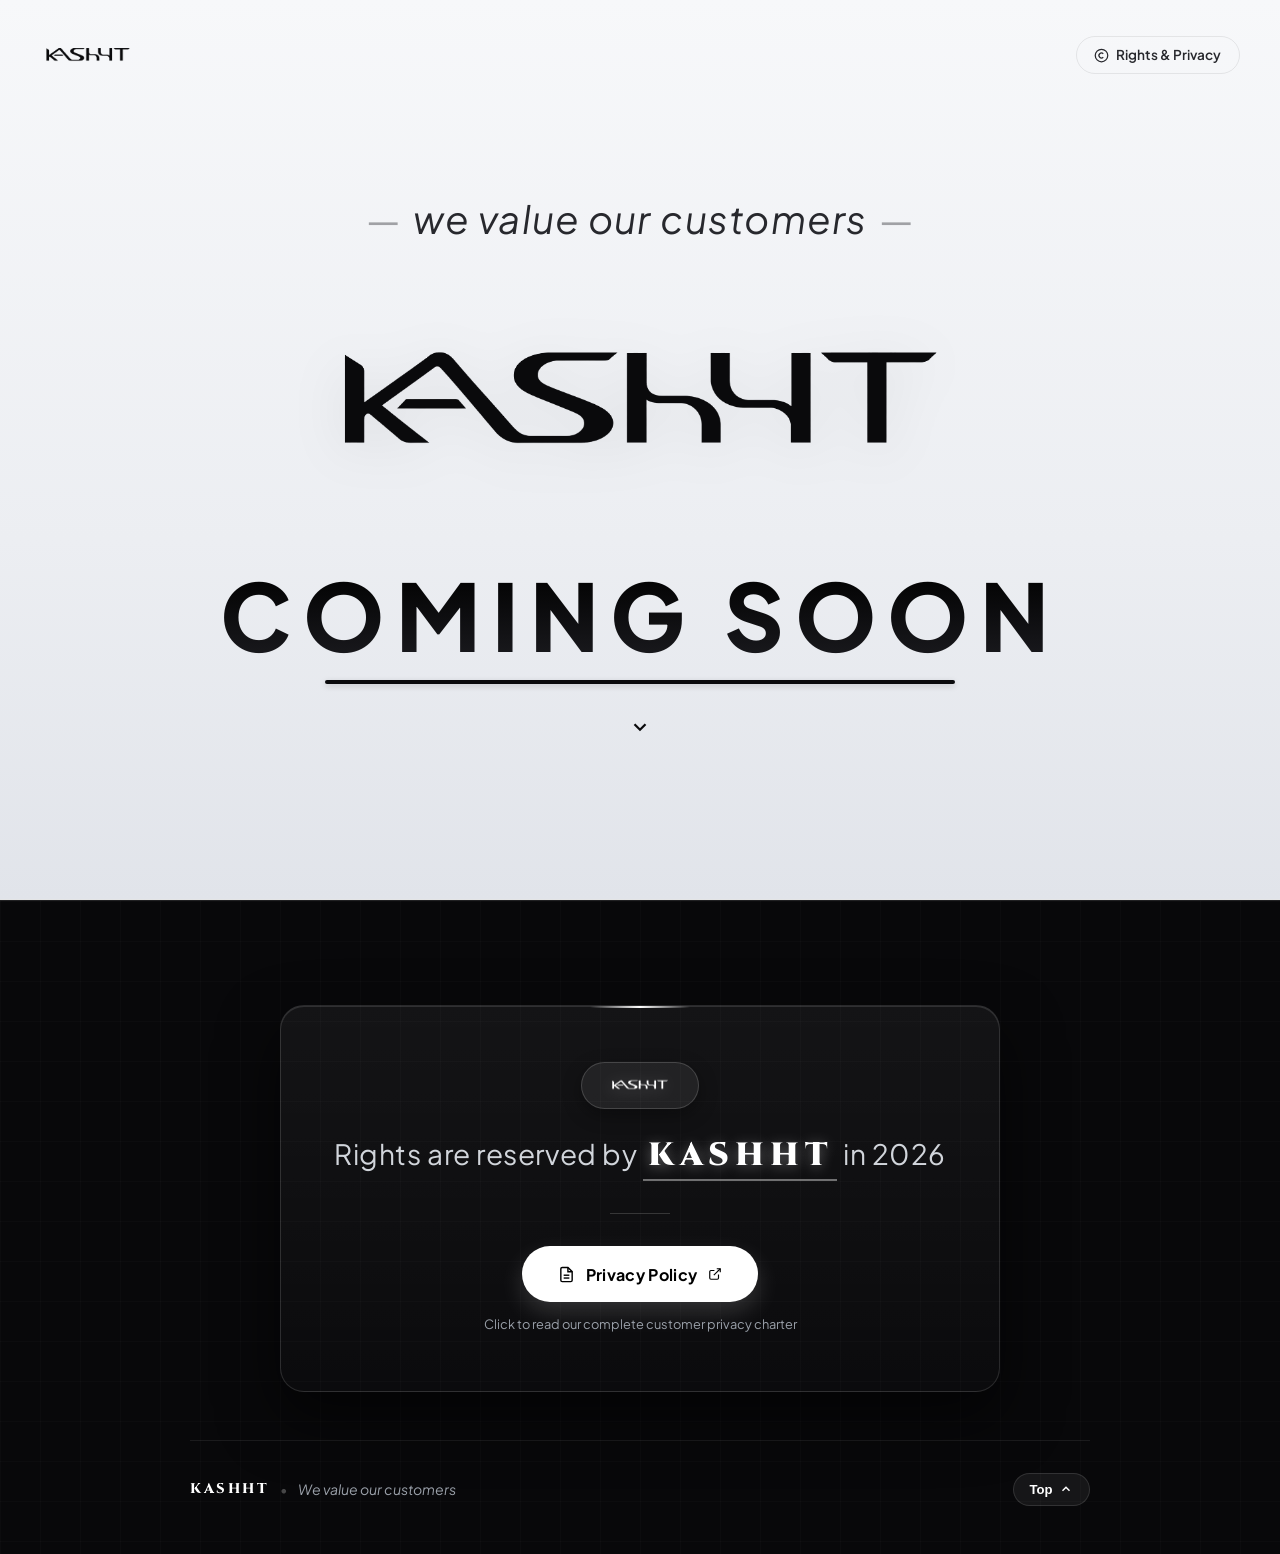
<file: index.html>
<!DOCTYPE html>
<html lang="en">

<head>
  <meta charset="UTF-8">
  <meta name="viewport" content="width=device-width, initial-scale=1.0">
  <title>KASHHT | Coming Soon</title>
  <meta name="description" content="KASHHT is coming soon. We value our customers. Rights reserved 2026.">

  <!-- Google Fonts for High-End Typography -->
  <link rel="preconnect" href="https://fonts.googleapis.com">
  <link rel="preconnect" href="https://fonts.gstatic.com" crossorigin>
  <link
    href="https://fonts.googleapis.com/css2?family=Cinzel:wght@600;700;800;900&family=Plus+Jakarta+Sans:ital,wght@0,300;0,400;0,500;0,600;0,700;0,800;1,400&family=Space+Grotesk:wght@500;700&display=swap"
    rel="stylesheet">

  <link rel="stylesheet" href="styles.css">
  <link rel="icon" type="image/png" href="assets/kashht-k-mark-black.png">
</head>

<body>
  <!-- Ambient background glow elements -->
  <div class="ambient-mesh" aria-hidden="true">
    <div class="mesh-blob blob-1"></div>
    <div class="mesh-blob blob-2"></div>
  </div>

  <!-- MAIN COMING SOON HERO SECTION (Greyish-White Background & Black Typography) -->
  <main class="hero-section" id="hero">
    <!-- Top Navigation Bar -->
    <header class="navbar">
      <div class="brand-monogram">
        <a href="#hero" class="brand-logo-link" aria-label="KASHHT Home">
          <img src="assets/kashht-logo-black.png" alt="KASHHT Logo" class="nav-logo-img">
        </a>
      </div>
      <div class="header-badges">
        <a href="#rights-section" class="nav-legal-link">
          <svg width="15" height="15" viewBox="0 0 24 24" fill="none" stroke="currentColor" stroke-width="2">
            <circle cx="12" cy="12" r="10" />
            <path d="M14.83 14.83a4 4 0 1 1 0-5.66" />
          </svg>
          Rights &amp; Privacy
        </a>
      </div>
    </header>

    <div class="hero-container">
      <!-- EXACT REQUIRED THREE-LINE SEQUENCE -->
      <div class="headline-stack">
        <!-- 1. "we value our customers" in next line / top phrase -->
        <p class="tagline-phrase">we value our customers</p>

        <!-- 2. KASHHT wordmark logo in big size -->
        <h1 class="brand-title-wrap" id="brand-heading">
          <img src="assets/kashht-logo-black.png" alt="KASHHT" class="hero-brand-logo">
        </h1>

        <!-- 3. COMING SOON in bold and big letters -->
        <h2 class="coming-soon-heading">COMING SOON</h2>
      </div>

      <!-- Scroll Down Indicator to the Rights Section -->
      <svg class="chevron-down" width="22" height="22" viewBox="0 0 24 24" fill="none" stroke="currentColor"
        stroke-width="2.5">
        <polyline points="6 9 12 15 18 9"></polyline>
      </svg>
      </a>
    </div>
  </main>

  <!-- LOWER SECTION: BLACK BACKGROUND (Rights Reserved & Click-to-Read Privacy Policy) -->
  <footer class="rights-section" id="rights-section">
    <!-- Dark Grid Texture -->
    <div class="dark-grid-overlay" aria-hidden="true"></div>

    <div class="rights-container">
      <!-- Luxury Rights & Privacy Experience Card -->
      <div class="luxury-rights-card">
        <!-- Brand Logo Crest in White -->
        <div class="luxury-emblem-wide">
          <img src="assets/kashht-logo-white.png" alt="KASHHT" class="rights-emblem-logo">
        </div>

        <!-- The Rights Statement (Prominent, Capitalized, Elegant) -->
        <p class="luxury-rights-statement">
          Rights are reserved by <span class="brand-accent-name">KASHHT</span> in 2026
        </p>

        <!-- Divider Line -->
        <div class="luxury-divider" aria-hidden="true"></div>

        <!-- Privacy Policy Link (Opens in New Page) -->
        <div class="luxury-privacy-action">
          <a href="privacy-policy.html" target="_blank" rel="noopener noreferrer" class="luxury-privacy-btn"
            id="privacyPolicyLink" aria-label="Open Privacy Policy in a new tab">
            <svg class="doc-icon" width="17" height="17" viewBox="0 0 24 24" fill="none" stroke="currentColor"
              stroke-width="2">
              <path d="M14 2H6a2 2 0 0 0-2 2v16a2 2 0 0 0 2 2h12a2 2 0 0 0 2-2V8z" />
              <polyline points="14 2 14 8 20 8" />
              <line x1="16" y1="13" x2="8" y2="13" />
              <line x1="16" y1="17" x2="8" y2="17" />
            </svg>
            <span>Privacy Policy</span>
            <svg class="external-arrow" width="14" height="14" viewBox="0 0 24 24" fill="none" stroke="currentColor"
              stroke-width="2">
              <path d="M18 13v6a2 2 0 0 1-2 2H5a2 2 0 0 1-2-2V8a2 2 0 0 1 2-2h6"></path>
              <polyline points="15 3 21 3 21 9"></polyline>
              <line x1="10" y1="14" x2="21" y2="3"></line>
            </svg>
          </a>
          <span class="action-subtext">Click to read our complete customer privacy charter</span>
        </div>
      </div>

      <!-- Minimal Bottom Brand Strip & Return to Top -->
      <div class="luxury-footer-strip">
        <div class="footer-brand-tag">
          <span class="tag-name">KASHHT</span>
          <span class="tag-sep">•</span>
          <span class="tag-quote">We value our customers</span>
        </div>
        <button type="button" id="backToTopBtn" class="strip-top-btn" aria-label="Back to top">
          <span>Top</span>
          <svg width="14" height="14" viewBox="0 0 24 24" fill="none" stroke="currentColor" stroke-width="2.5">
            <polyline points="18 15 12 9 6 15" />
          </svg>
        </button>
      </div>
    </div>
  </footer>

  <script src="script.js"></script>
</body>

</html>
</file>
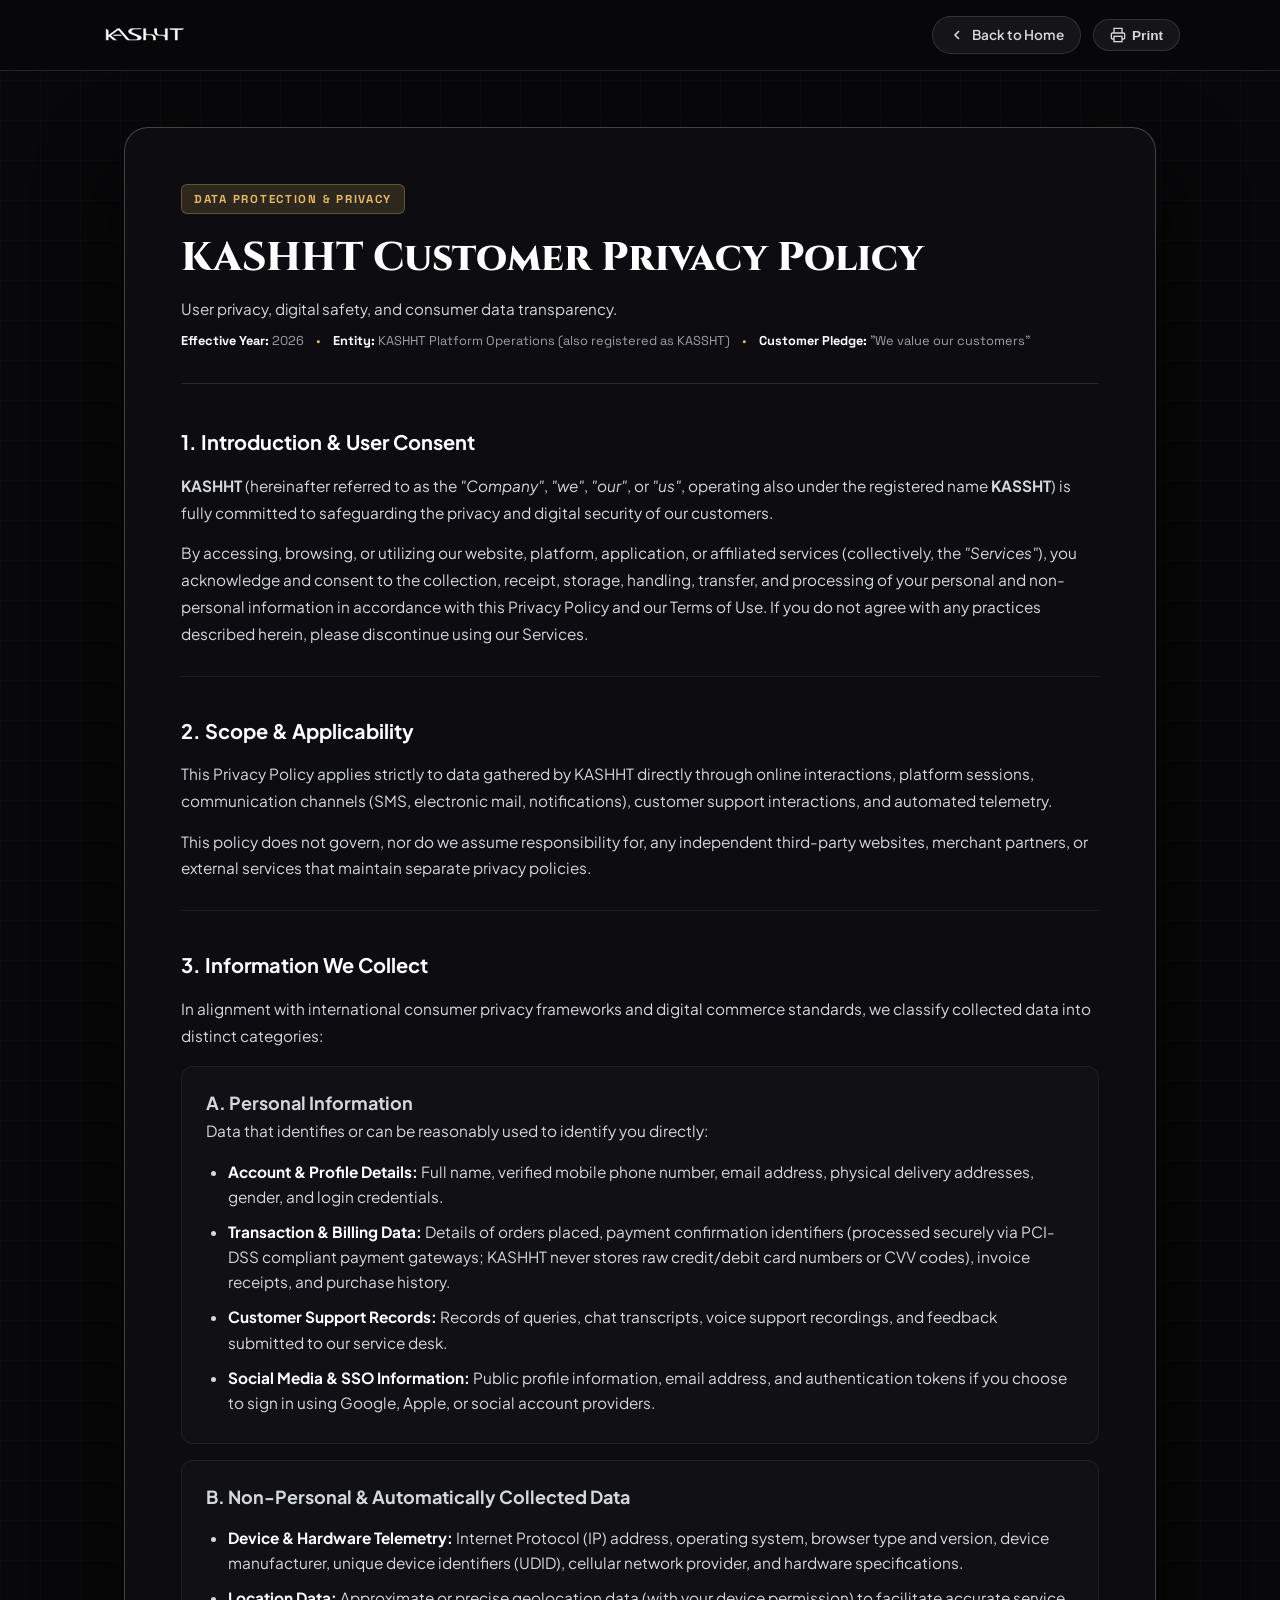
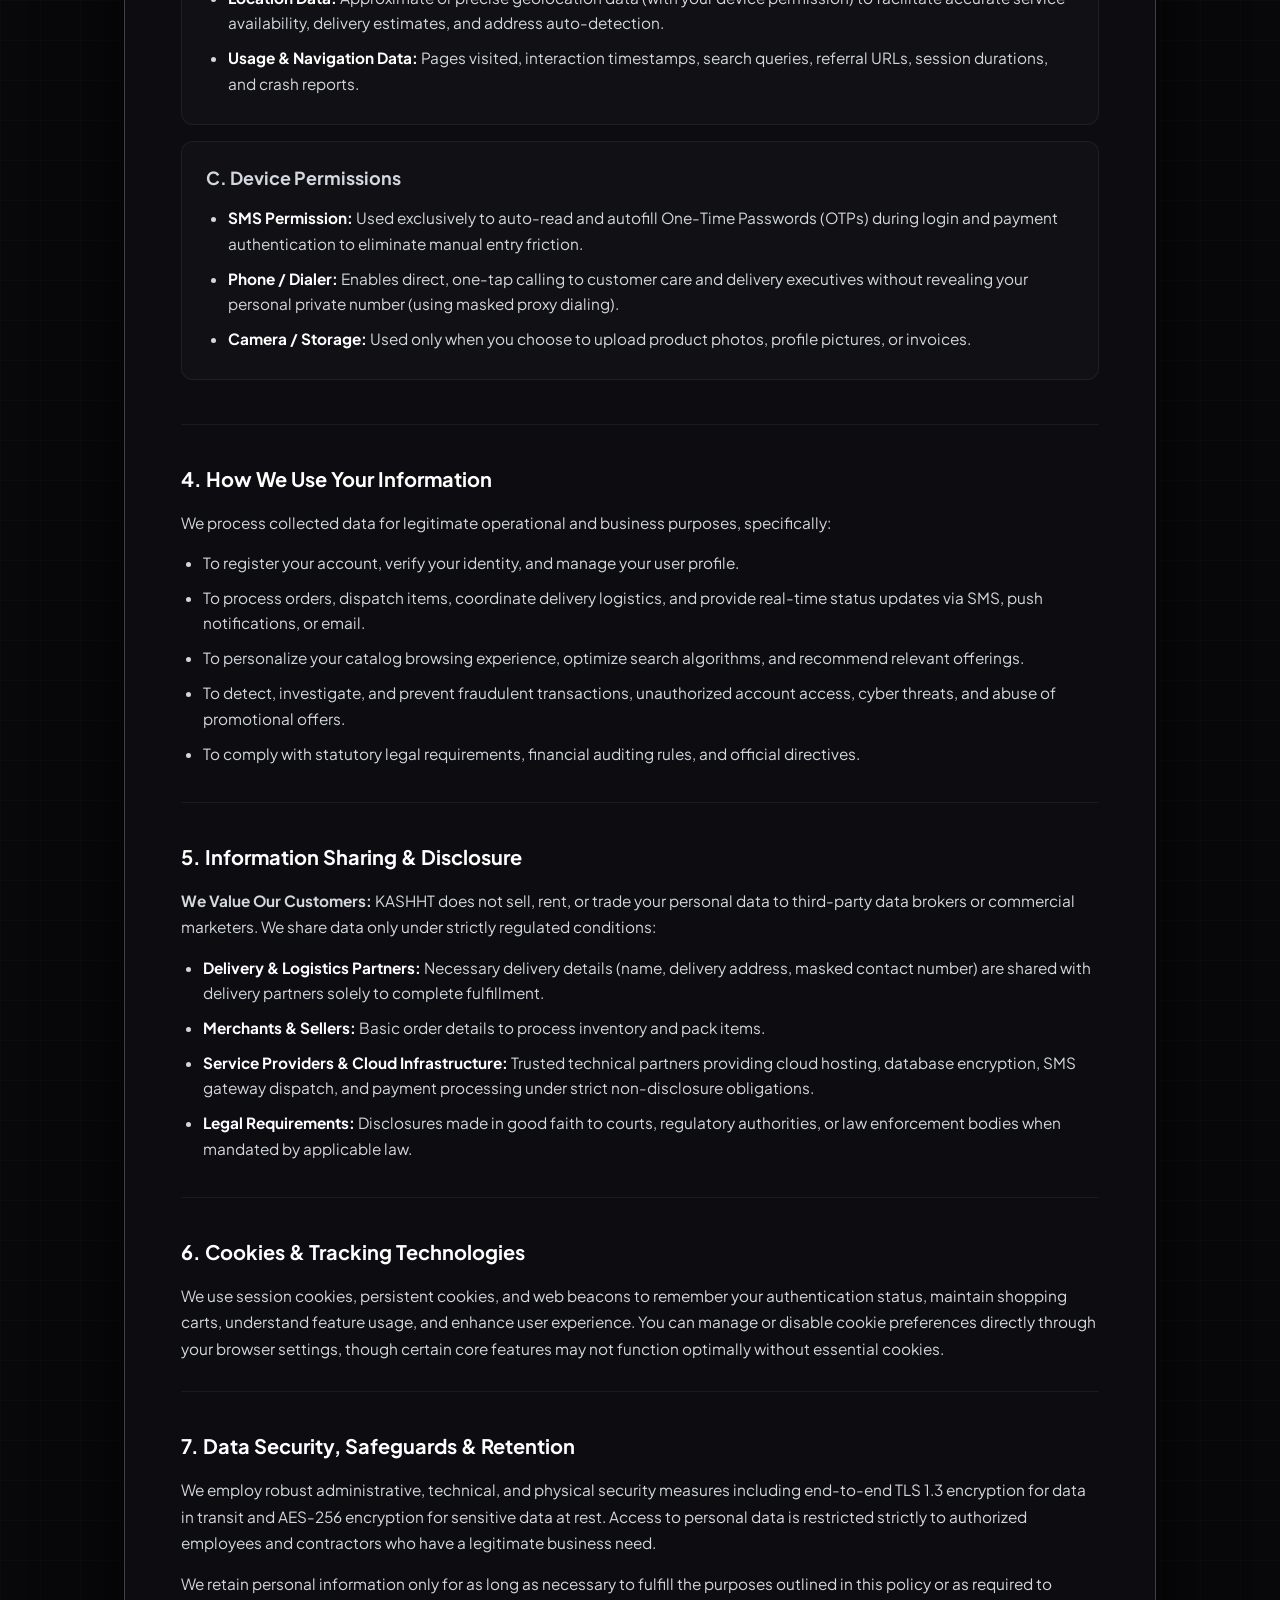
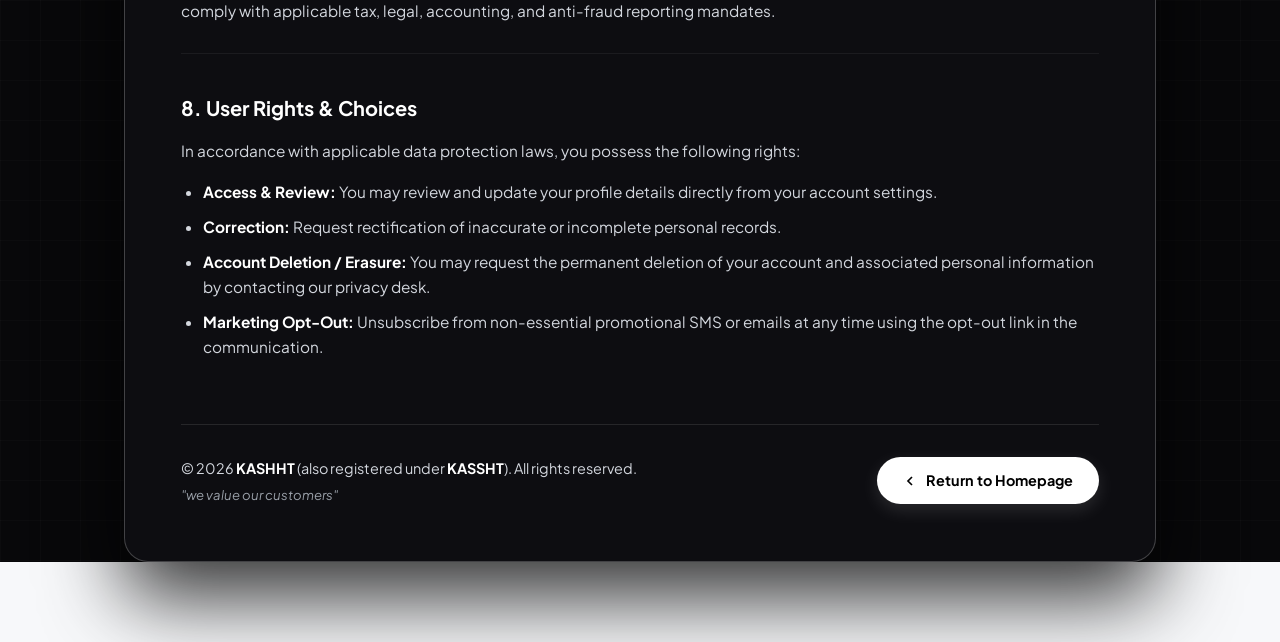
<file: privacy-policy.html>
<!DOCTYPE html>
<html lang="en">
<head>
  <meta charset="UTF-8">
  <meta name="viewport" content="width=device-width, initial-scale=1.0">
  <title>KASHHT | Privacy Policy</title>
  <meta name="description" content="Privacy Policy and Data Protection Charter for KASHHT. We value our customers.">
  
  <!-- Google Fonts -->
  <link rel="preconnect" href="https://fonts.googleapis.com">
  <link rel="preconnect" href="https://fonts.gstatic.com" crossorigin>
  <link href="https://fonts.googleapis.com/css2?family=Cinzel:wght@600;700;800;900&family=Plus+Jakarta+Sans:ital,wght@0,300;0,400;0,500;0,600;0,700;0,800;1,400&family=Space+Grotesk:wght@500;700&display=swap" rel="stylesheet">
  
  <link rel="stylesheet" href="styles.css">
  <link rel="icon" type="image/svg+xml" href="data:image/svg+xml,<svg xmlns='http://www.w3.org/2000/svg' viewBox='0 0 100 100'><rect width='100' height='100' rx='20' fill='%23111111'/><text x='50%' y='62%' font-family='sans-serif' font-weight='900' font-size='56' fill='%23ffffff' text-anchor='middle'>K</text></svg>">
</head>
<body class="privacy-page-body">
  <!-- Subtle Dark Grid Overlay -->
  <div class="dark-grid-overlay" aria-hidden="true"></div>

  <!-- Top Navigation Bar -->
  <header class="privacy-navbar">
    <div class="privacy-nav-container">
      <a href="index.html" class="brand-monogram-link" aria-label="KASHHT Home">
        <img src="assets/kashht-logo-white.png" alt="KASHHT" class="privacy-nav-logo">
      </a>
      <div class="nav-right-actions">
        <a href="index.html" class="back-home-link">
          <svg width="16" height="16" viewBox="0 0 24 24" fill="none" stroke="currentColor" stroke-width="2.5"><polyline points="15 18 9 12 15 6"></polyline></svg>
          <span>Back to Home</span>
        </a>
        <button type="button" class="print-page-btn" onclick="window.print()">
          <svg width="16" height="16" viewBox="0 0 24 24" fill="none" stroke="currentColor" stroke-width="2"><polyline points="6 9 6 2 18 2 18 9"/><path d="M6 18H4a2 2 0 0 1-2-2v-5a2 2 0 0 1 2-2h16a2 2 0 0 1 2 2v5a2 2 0 0 1-2 2h-2"/><rect x="6" y="14" width="12" height="8"/></svg>
          <span>Print</span>
        </button>
      </div>
    </div>
  </header>

  <!-- Main Document Container -->
  <main class="privacy-main-wrapper">
    <div class="policy-standalone-card">
      <!-- Document Header -->
      <div class="policy-doc-header">
        <div class="doc-title-block">
          <span class="policy-source-badge">DATA PROTECTION &amp; PRIVACY</span>
          <h1 class="doc-main-title">KASHHT Customer Privacy Policy</h1>
          <p class="doc-subtitle">User privacy, digital safety, and consumer data transparency.</p>
          <div class="doc-meta-strip">
            <span><strong>Effective Year:</strong> 2026</span>
            <span class="meta-dot">•</span>
            <span><strong>Entity:</strong> KASHHT Platform Operations (also registered as KASSHT)</span>
            <span class="meta-dot">•</span>
            <span><strong>Customer Pledge:</strong> "We value our customers"</span>
          </div>
        </div>
      </div>

      <!-- Policy Content Body (Sections 1 through 8; Section 9 Grievance Officer Removed) -->
      <div class="policy-doc-body">
        <!-- 1. Introduction & Acceptance -->
        <section class="policy-section">
          <h2 class="section-heading">1. Introduction &amp; User Consent</h2>
          <p>
            <strong>KASHHT</strong> (hereinafter referred to as the <em>"Company"</em>, <em>"we"</em>, <em>"our"</em>, or <em>"us"</em>, operating also under the registered name <strong>KASSHT</strong>) is fully committed to safeguarding the privacy and digital security of our customers.
          </p>
          <p>
            By accessing, browsing, or utilizing our website, platform, application, or affiliated services (collectively, the <em>"Services"</em>), you acknowledge and consent to the collection, receipt, storage, handling, transfer, and processing of your personal and non-personal information in accordance with this Privacy Policy and our Terms of Use. If you do not agree with any practices described herein, please discontinue using our Services.
          </p>
        </section>

        <!-- 2. Scope & Applicability -->
        <section class="policy-section">
          <h2 class="section-heading">2. Scope &amp; Applicability</h2>
          <p>
            This Privacy Policy applies strictly to data gathered by KASHHT directly through online interactions, platform sessions, communication channels (SMS, electronic mail, notifications), customer support interactions, and automated telemetry.
          </p>
          <p>
            This policy does not govern, nor do we assume responsibility for, any independent third-party websites, merchant partners, or external services that maintain separate privacy policies.
          </p>
        </section>

        <!-- 3. Information We Collect -->
        <section class="policy-section">
          <h2 class="section-heading">3. Information We Collect</h2>
          <p>
            In alignment with international consumer privacy frameworks and digital commerce standards, we classify collected data into distinct categories:
          </p>
          
          <div class="policy-subsection">
            <h3>A. Personal Information</h3>
            <p>Data that identifies or can be reasonably used to identify you directly:</p>
            <ul class="policy-bullet-list">
              <li><strong>Account &amp; Profile Details:</strong> Full name, verified mobile phone number, email address, physical delivery addresses, gender, and login credentials.</li>
              <li><strong>Transaction &amp; Billing Data:</strong> Details of orders placed, payment confirmation identifiers (processed securely via PCI-DSS compliant payment gateways; KASHHT never stores raw credit/debit card numbers or CVV codes), invoice receipts, and purchase history.</li>
              <li><strong>Customer Support Records:</strong> Records of queries, chat transcripts, voice support recordings, and feedback submitted to our service desk.</li>
              <li><strong>Social Media &amp; SSO Information:</strong> Public profile information, email address, and authentication tokens if you choose to sign in using Google, Apple, or social account providers.</li>
            </ul>
          </div>

          <div class="policy-subsection">
            <h3>B. Non-Personal &amp; Automatically Collected Data</h3>
            <ul class="policy-bullet-list">
              <li><strong>Device &amp; Hardware Telemetry:</strong> Internet Protocol (IP) address, operating system, browser type and version, device manufacturer, unique device identifiers (UDID), cellular network provider, and hardware specifications.</li>
              <li><strong>Location Data:</strong> Approximate or precise geolocation data (with your device permission) to facilitate accurate service availability, delivery estimates, and address auto-detection.</li>
              <li><strong>Usage &amp; Navigation Data:</strong> Pages visited, interaction timestamps, search queries, referral URLs, session durations, and crash reports.</li>
            </ul>
          </div>

          <div class="policy-subsection">
            <h3>C. Device Permissions</h3>
            <ul class="policy-bullet-list">
              <li><strong>SMS Permission:</strong> Used exclusively to auto-read and autofill One-Time Passwords (OTPs) during login and payment authentication to eliminate manual entry friction.</li>
              <li><strong>Phone / Dialer:</strong> Enables direct, one-tap calling to customer care and delivery executives without revealing your personal private number (using masked proxy dialing).</li>
              <li><strong>Camera / Storage:</strong> Used only when you choose to upload product photos, profile pictures, or invoices.</li>
            </ul>
          </div>
        </section>

        <!-- 4. How We Use Collected Information -->
        <section class="policy-section">
          <h2 class="section-heading">4. How We Use Your Information</h2>
          <p>We process collected data for legitimate operational and business purposes, specifically:</p>
          <ul class="policy-bullet-list">
            <li>To register your account, verify your identity, and manage your user profile.</li>
            <li>To process orders, dispatch items, coordinate delivery logistics, and provide real-time status updates via SMS, push notifications, or email.</li>
            <li>To personalize your catalog browsing experience, optimize search algorithms, and recommend relevant offerings.</li>
            <li>To detect, investigate, and prevent fraudulent transactions, unauthorized account access, cyber threats, and abuse of promotional offers.</li>
            <li>To comply with statutory legal requirements, financial auditing rules, and official directives.</li>
          </ul>
        </section>

        <!-- 5. Information Sharing and Disclosure -->
        <section class="policy-section">
          <h2 class="section-heading">5. Information Sharing &amp; Disclosure</h2>
          <p>
            <strong>We Value Our Customers:</strong> KASHHT does not sell, rent, or trade your personal data to third-party data brokers or commercial marketers. We share data only under strictly regulated conditions:
          </p>
          <ul class="policy-bullet-list">
            <li><strong>Delivery &amp; Logistics Partners:</strong> Necessary delivery details (name, delivery address, masked contact number) are shared with delivery partners solely to complete fulfillment.</li>
            <li><strong>Merchants &amp; Sellers:</strong> Basic order details to process inventory and pack items.</li>
            <li><strong>Service Providers &amp; Cloud Infrastructure:</strong> Trusted technical partners providing cloud hosting, database encryption, SMS gateway dispatch, and payment processing under strict non-disclosure obligations.</li>
            <li><strong>Legal Requirements:</strong> Disclosures made in good faith to courts, regulatory authorities, or law enforcement bodies when mandated by applicable law.</li>
          </ul>
        </section>

        <!-- 6. Cookies and Tracking Technologies -->
        <section class="policy-section">
          <h2 class="section-heading">6. Cookies &amp; Tracking Technologies</h2>
          <p>
            We use session cookies, persistent cookies, and web beacons to remember your authentication status, maintain shopping carts, understand feature usage, and enhance user experience. You can manage or disable cookie preferences directly through your browser settings, though certain core features may not function optimally without essential cookies.
          </p>
        </section>

        <!-- 7. Data Security, Safeguards & Retention -->
        <section class="policy-section">
          <h2 class="section-heading">7. Data Security, Safeguards &amp; Retention</h2>
          <p>
            We employ robust administrative, technical, and physical security measures including end-to-end TLS 1.3 encryption for data in transit and AES-256 encryption for sensitive data at rest. Access to personal data is restricted strictly to authorized employees and contractors who have a legitimate business need.
          </p>
          <p>
            We retain personal information only for as long as necessary to fulfill the purposes outlined in this policy or as required to comply with applicable tax, legal, accounting, and anti-fraud reporting mandates.
          </p>
        </section>

        <!-- 8. User Rights and Choices -->
        <section class="policy-section">
          <h2 class="section-heading">8. User Rights &amp; Choices</h2>
          <p>In accordance with applicable data protection laws, you possess the following rights:</p>
          <ul class="policy-bullet-list">
            <li><strong>Access &amp; Review:</strong> You may review and update your profile details directly from your account settings.</li>
            <li><strong>Correction:</strong> Request rectification of inaccurate or incomplete personal records.</li>
            <li><strong>Account Deletion / Erasure:</strong> You may request the permanent deletion of your account and associated personal information by contacting our privacy desk.</li>
            <li><strong>Marketing Opt-Out:</strong> Unsubscribe from non-essential promotional SMS or emails at any time using the opt-out link in the communication.</li>
          </ul>
        </section>
      </div>

      <!-- Document Footer Strip -->
      <div class="policy-standalone-footer">
        <div class="footer-copy">
          <p>© 2026 <strong>KASHHT</strong> (also registered under <strong>KASSHT</strong>). All rights reserved.</p>
          <p class="tagline">"we value our customers"</p>
        </div>
        <a href="index.html" class="return-home-btn">
          <svg width="16" height="16" viewBox="0 0 24 24" fill="none" stroke="currentColor" stroke-width="2.5"><polyline points="15 18 9 12 15 6"></polyline></svg>
          <span>Return to Homepage</span>
        </a>
      </div>
    </div>
  </main>
</body>
</html>
</file>
<file: styles.css>
/* ==========================================================================
   KASHHT - Modern Luxury Coming Soon & Rights / Blinkit-Standard Policy
   Color System:
   - Upper Zone: Refined Greyish-White with High-Contrast Deep Black Typography
   - Lower Zone: Deep Obsidian Black with Rights Reserved & Click-to-Read Privacy Policy
   ========================================================================== */

:root {
  /* Zone 1: Greyish White Canvas */
  --bg-greyish-top: #f7f8fa;
  --bg-greyish-mid: #eceef2;
  --bg-greyish-bottom: #e1e4ea;
  --text-black-deep: #0a0a0c;
  --text-black-sub: #27282d;
  --text-black-muted: #5c5e69;
  --border-subtle: rgba(0, 0, 0, 0.08);
  --border-hover: rgba(0, 0, 0, 0.25);

  /* Zone 2: Obsidian Black Canvas */
  --bg-black-obsidian: #08080a;
  --bg-black-card: #111115;
  --bg-black-card-hover: #16161c;
  --bg-black-inner: #0d0d10;
  --border-dark: rgba(255, 255, 255, 0.12);
  --border-dark-strong: rgba(255, 255, 255, 0.22);
  --text-white-pure: #ffffff;
  --text-white-soft: #d3d7de;
  --text-white-dim: #9aa0a9;
  --accent-gold: #e5b869;

  /* Typography */
  --font-serif: 'Cinzel', Georgia, serif;
  --font-sans: 'Plus Jakarta Sans', -apple-system, BlinkMacSystemFont, sans-serif;
  --font-mono: 'Space Grotesk', monospace;

  /* Transitions */
  --trans-smooth: all 0.35s cubic-bezier(0.16, 1, 0.3, 1);
  --trans-spring: all 0.5s cubic-bezier(0.34, 1.56, 0.64, 1);
}

/* Base Reset */
*, *::before, *::after {
  box-sizing: border-box;
  margin: 0;
  padding: 0;
}

html {
  scroll-behavior: smooth;
  font-size: 16px;
  background-color: var(--bg-greyish-top);
  color: var(--text-black-deep);
  font-family: var(--font-sans);
  -webkit-font-smoothing: antialiased;
}

body {
  overflow-x: hidden;
  line-height: 1.6;
}

/* Ambient Backdrops */
.ambient-mesh {
  position: absolute;
  top: 0;
  left: 0;
  width: 100%;
  height: 100vh;
  overflow: hidden;
  pointer-events: none;
  z-index: 0;
}

.mesh-blob {
  position: absolute;
  border-radius: 50%;
  filter: blur(100px);
  opacity: 0.5;
  animation: floatBlobs 18s ease-in-out infinite alternate;
}

.blob-1 {
  top: -10%;
  left: 15%;
  width: 500px;
  height: 500px;
  background: radial-gradient(circle, #dfe3eb 0%, rgba(223, 227, 235, 0) 70%);
}

.blob-2 {
  top: 40%;
  right: 10%;
  width: 550px;
  height: 550px;
  background: radial-gradient(circle, #d7dce5 0%, rgba(215, 220, 229, 0) 70%);
  animation-delay: -8s;
}

@keyframes floatBlobs {
  0% { transform: translate(0, 0) scale(1); }
  50% { transform: translate(-25px, 35px) scale(1.06); }
  100% { transform: translate(30px, -20px) scale(0.96); }
}

/* ==========================================================================
   ZONE 1: HERO / COMING SOON SECTION (GREYISH-WHITE BACKGROUND)
   ========================================================================== */

.hero-section {
  position: relative;
  z-index: 1;
  background: linear-gradient(180deg, var(--bg-greyish-top) 0%, var(--bg-greyish-mid) 60%, var(--bg-greyish-bottom) 100%);
  color: var(--text-black-deep);
  min-height: 100vh;
  padding: 2.25rem 1.5rem 4.5rem 1.5rem;
  display: flex;
  flex-direction: column;
  justify-content: space-between;
  border-bottom: 1px solid rgba(0, 0, 0, 0.08);
}

/* Header */
.navbar {
  max-width: 1200px;
  width: 100%;
  margin: 0 auto;
  display: flex;
  justify-content: space-between;
  align-items: center;
}

.brand-monogram {
  display: flex;
  align-items: center;
  gap: 0.75rem;
  font-family: var(--font-serif);
  font-weight: 800;
  letter-spacing: 0.25em;
  color: var(--text-black-deep);
}

.brand-logo-link {
  display: inline-flex;
  align-items: center;
  text-decoration: none;
}

.nav-logo-img {
  height: clamp(26px, 3.5vw, 36px);
  width: auto;
  display: block;
  object-fit: contain;
  transition: transform 0.25s ease, opacity 0.25s ease;
}

.nav-logo-img:hover {
  transform: scale(1.03);
  opacity: 0.85;
}

.mono-symbol {
  display: inline-flex;
  align-items: center;
  justify-content: center;
  width: 42px;
  height: 42px;
  background: var(--text-black-deep);
  color: #ffffff;
  border-radius: 10px;
  font-size: 1.3rem;
  font-weight: 900;
  box-shadow: 0 4px 14px rgba(0, 0, 0, 0.16);
}

.mono-name {
  font-size: 1.35rem;
  letter-spacing: 0.22em;
}

.header-badges {
  display: flex;
  align-items: center;
  gap: 1rem;
}

.status-badge {
  display: inline-flex;
  align-items: center;
  gap: 0.5rem;
  background: rgba(255, 255, 255, 0.9);
  padding: 0.45rem 1rem;
  border-radius: 9999px;
  font-size: 0.75rem;
  font-weight: 700;
  letter-spacing: 0.1em;
  color: var(--text-black-sub);
  border: 1px solid var(--border-subtle);
  box-shadow: 0 2px 8px rgba(0, 0, 0, 0.04);
}

.status-dot {
  width: 8px;
  height: 8px;
  background: #10b981;
  border-radius: 50%;
  animation: pulseGreen 2s infinite ease-in-out;
}

@keyframes pulseGreen {
  0% { transform: scale(0.95); box-shadow: 0 0 0 0 rgba(16, 185, 129, 0.6); }
  70% { transform: scale(1.1); box-shadow: 0 0 0 6px rgba(16, 185, 129, 0); }
  100% { transform: scale(0.95); box-shadow: 0 0 0 0 rgba(16, 185, 129, 0); }
}

.nav-legal-link {
  display: inline-flex;
  align-items: center;
  gap: 0.45rem;
  font-size: 0.85rem;
  font-weight: 600;
  color: var(--text-black-sub);
  text-decoration: none;
  padding: 0.45rem 1.1rem;
  border-radius: 9999px;
  background: transparent;
  border: 1px solid var(--border-subtle);
  transition: var(--trans-smooth);
}

.nav-legal-link:hover {
  background: var(--text-black-deep);
  color: #ffffff;
  border-color: var(--text-black-deep);
  transform: translateY(-1px);
}

/* Hero Center Container */
.hero-container {
  max-width: 980px;
  width: 100%;
  margin: auto auto;
  display: flex;
  flex-direction: column;
  align-items: center;
  text-align: center;
  padding: 3rem 0 2rem 0;
}

.pre-launch-badge {
  display: inline-flex;
  align-items: center;
  gap: 0.6rem;
  padding: 0.5rem 1.4rem;
  background: rgba(255, 255, 255, 0.85);
  border: 1px solid var(--border-subtle);
  border-radius: 9999px;
  font-size: 0.8rem;
  font-weight: 700;
  letter-spacing: 0.18em;
  color: var(--text-black-sub);
  backdrop-filter: blur(12px);
  margin-bottom: 2.25rem;
  box-shadow: 0 4px 14px rgba(0, 0, 0, 0.04);
}

.badge-icon {
  font-size: 0.75rem;
  color: var(--text-black-deep);
}

/* ==========================================================================
   HEADLINE STACK (EXACT REQUIRED SEQUENCE & STYLING):
   1. KASHHT in big size first in line
   2. we value our customers in next line
   3. COMING SOON in bold and big letters
   ========================================================================== */

.headline-stack {
  display: flex;
  flex-direction: column;
  align-items: center;
  gap: 0.6rem;
  margin-bottom: 2rem;
  width: 100%;
}

/* Line 1: KASHHT Wordmark Logo / Big Size */
.brand-title-wrap {
  display: flex;
  justify-content: center;
  align-items: center;
  width: 100%;
  margin: 0.75rem 0 1.25rem 0;
}

.hero-brand-logo {
  width: clamp(280px, 60vw, 680px);
  height: auto;
  max-width: 100%;
  display: block;
  object-fit: contain;
  filter: drop-shadow(0 8px 26px rgba(0, 0, 0, 0.08));
  transition: transform 0.35s cubic-bezier(0.16, 1, 0.3, 1);
}

.hero-brand-logo:hover {
  transform: translateY(-2px) scale(1.015);
}

.brand-title {
  font-family: var(--font-serif);
  font-size: clamp(4.5rem, 13vw, 9.5rem);
  font-weight: 900;
  line-height: 0.95;
  letter-spacing: 0.18em;
  color: var(--text-black-deep);
  text-transform: uppercase;
  margin: 0;
  padding-left: 0.18em;
  text-shadow: 0 4px 24px rgba(0, 0, 0, 0.07);
  transition: var(--trans-smooth);
}

.brand-title:hover {
  letter-spacing: 0.20em;
  transform: translateY(-2px);
}

/* Line 2: we value our customers */
.tagline-phrase {
  font-family: var(--font-sans);
  font-size: clamp(1.35rem, 3.4vw, 2.4rem);
  font-weight: 400;
  font-style: italic;
  letter-spacing: 0.03em;
  color: var(--text-black-sub);
  margin: 0.5rem 0 0.25rem 0;
}

.tagline-phrase::before,
.tagline-phrase::after {
  content: "—";
  margin: 0 0.75rem;
  opacity: 0.4;
  font-style: normal;
}

/* Line 3: COMING SOON in bold and big letters */
.coming-soon-heading {
  font-family: var(--font-sans);
  font-size: clamp(2.8rem, 7.5vw, 5.8rem);
  font-weight: 900;
  letter-spacing: 0.12em;
  text-transform: uppercase;
  color: var(--text-black-deep);
  margin: 0.4rem 0 0 0;
  line-height: 1.05;
  position: relative;
  display: inline-block;
  background: linear-gradient(180deg, #000000 0%, #202025 100%);
  -webkit-background-clip: text;
  -webkit-text-fill-color: transparent;
}

.coming-soon-heading::after {
  content: "";
  display: block;
  width: 75%;
  height: 4px;
  background: var(--text-black-deep);
  margin: 1rem auto 0 auto;
  border-radius: 4px;
  box-shadow: 0 2px 6px rgba(0, 0, 0, 0.18);
}

/* Hero Sub-description */
.hero-description {
  max-width: 620px;
  font-size: clamp(1.05rem, 2vw, 1.22rem);
  color: var(--text-black-muted);
  line-height: 1.7;
  margin: 1.5rem auto 3.5rem auto;
}

/* Scroll Down Button */
.scroll-down-btn {
  display: inline-flex;
  flex-direction: column;
  align-items: center;
  gap: 0.6rem;
  text-decoration: none;
  color: var(--text-black-deep);
  padding: 1rem;
  transition: var(--trans-smooth);
}

.scroll-down-btn:hover {
  transform: translateY(4px);
}

.scroll-text {
  font-family: var(--font-mono);
  font-size: 0.72rem;
  letter-spacing: 0.2em;
  font-weight: 700;
  color: var(--text-black-sub);
}

.scroll-mouse {
  width: 24px;
  height: 38px;
  border: 2px solid var(--text-black-deep);
  border-radius: 12px;
  display: flex;
  justify-content: center;
  padding-top: 6px;
}

.scroll-wheel {
  width: 4px;
  height: 8px;
  background: var(--text-black-deep);
  border-radius: 2px;
  animation: mouseWheel 1.6s infinite ease-in-out;
}

@keyframes mouseWheel {
  0% { transform: translateY(0); opacity: 1; }
  60% { transform: translateY(12px); opacity: 0; }
  100% { transform: translateY(0); opacity: 0; }
}

.chevron-down {
  animation: bounceChevron 1.6s infinite ease-in-out;
}

@keyframes bounceChevron {
  0%, 100% { transform: translateY(0); }
  50% { transform: translateY(5px); }
}

/* ==========================================================================
   ZONE 2: LOWER SECTION (BLACK BACKGROUND)
   - Rights reserved by KASHHT in 2026
   - Click-to-read Blinkit-format Privacy Policy directly underneath
   ========================================================================== */

.rights-section {
  position: relative;
  background-color: var(--bg-black-obsidian);
  color: var(--text-white-pure);
  padding: 5rem 1.5rem 3rem 1.5rem;
  overflow: hidden;
  border-top: 1px solid rgba(255, 255, 255, 0.1);
}

.dark-grid-overlay {
  position: absolute;
  top: 0;
  left: 0;
  right: 0;
  bottom: 0;
  background-image: 
    linear-gradient(rgba(255, 255, 255, 0.03) 1px, transparent 1px),
    linear-gradient(90deg, rgba(255, 255, 255, 0.03) 1px, transparent 1px);
  background-size: 40px 40px;
  pointer-events: none;
  opacity: 0.6;
}

.rights-container {
  max-width: 1080px;
  width: 100%;
  margin: 0 auto;
  position: relative;
  z-index: 2;
}

/* ==========================================================================
   LUXURY RIGHTS & PRIVACY CARD SECTION
   ========================================================================== */

.luxury-rights-card {
  position: relative;
  background: linear-gradient(180deg, rgba(255, 255, 255, 0.05) 0%, rgba(255, 255, 255, 0.015) 100%);
  border: 1px solid rgba(255, 255, 255, 0.12);
  border-radius: 24px;
  padding: 3.5rem 2.5rem;
  max-width: 720px;
  margin: 1.5rem auto 3rem auto;
  text-align: center;
  box-shadow: 0 25px 60px rgba(0, 0, 0, 0.6), inset 0 1px 0 rgba(255, 255, 255, 0.12);
  overflow: hidden;
  transition: var(--trans-smooth);
}

.luxury-rights-card:hover {
  border-color: rgba(255, 255, 255, 0.22);
  box-shadow: 0 30px 70px rgba(0, 0, 0, 0.7), inset 0 1px 0 rgba(255, 255, 255, 0.18);
}

.luxury-rights-card::before {
  content: "";
  position: absolute;
  top: 0;
  left: 50%;
  transform: translateX(-50%);
  width: 100px;
  height: 2px;
  background: linear-gradient(90deg, transparent, #ffffff, transparent);
}

/* Minimal Brand Crest Emblem */
.luxury-emblem {
  width: 48px;
  height: 48px;
  border-radius: 14px;
  background: rgba(255, 255, 255, 0.07);
  border: 1px solid rgba(255, 255, 255, 0.16);
  display: flex;
  align-items: center;
  justify-content: center;
  margin: 0 auto 1.5rem auto;
  box-shadow: 0 6px 16px rgba(0, 0, 0, 0.3);
}

.luxury-emblem-wide {
  display: inline-flex;
  align-items: center;
  justify-content: center;
  padding: 0.65rem 1.6rem;
  border-radius: 9999px;
  background: rgba(255, 255, 255, 0.07);
  border: 1px solid rgba(255, 255, 255, 0.16);
  margin: 0 auto 1.5rem auto;
  box-shadow: 0 6px 18px rgba(0, 0, 0, 0.35);
  transition: transform 0.25s ease;
}

.luxury-emblem-wide:hover {
  transform: translateY(-2px);
  background: rgba(255, 255, 255, 0.1);
}

.rights-emblem-logo {
  height: 24px;
  width: auto;
  display: block;
  object-fit: contain;
  filter: drop-shadow(0 2px 8px rgba(255, 255, 255, 0.25));
}

.emblem-letter {
  font-family: var(--font-serif);
  font-weight: 900;
  font-size: 1.35rem;
  color: #ffffff;
  letter-spacing: 0.05em;
}

/* Prominent Capitalized Rights Statement */
.luxury-rights-statement {
  font-family: var(--font-sans);
  font-size: clamp(1.25rem, 2.6vw, 1.75rem);
  font-weight: 400;
  color: #d1d5db;
  letter-spacing: 0.02em;
  line-height: 1.45;
  text-transform: none; /* Preserves exact casing */
  margin: 0;
}

.brand-accent-name {
  font-family: var(--font-serif);
  font-weight: 900;
  color: #ffffff;
  letter-spacing: 0.18em;
  text-transform: uppercase;
  font-size: 1.15em;
  display: inline-block;
  padding: 0 0.15em;
  text-shadow: 0 2px 14px rgba(255, 255, 255, 0.35);
  border-bottom: 2px solid rgba(255, 255, 255, 0.4);
}

/* Subtle Divider */
.luxury-divider {
  width: 60px;
  height: 1px;
  background: rgba(255, 255, 255, 0.16);
  margin: 2rem auto;
}

/* Privacy Action Button */
.luxury-privacy-action {
  display: flex;
  flex-direction: column;
  align-items: center;
  gap: 0.75rem;
}

.luxury-privacy-btn {
  display: inline-flex;
  align-items: center;
  gap: 0.65rem;
  background: #ffffff;
  color: #000000;
  text-decoration: none;
  font-family: var(--font-sans);
  font-size: 1rem;
  font-weight: 700;
  letter-spacing: 0.02em;
  padding: 0.95rem 2.25rem;
  border-radius: 9999px;
  transition: var(--trans-smooth);
  box-shadow: 0 10px 25px rgba(255, 255, 255, 0.16);
}

.luxury-privacy-btn:hover {
  background: #e5e7eb;
  transform: translateY(-2px);
  box-shadow: 0 14px 32px rgba(255, 255, 255, 0.28);
  color: #000000;
}

.luxury-privacy-btn:hover .external-arrow {
  transform: translate(2px, -2px);
}

.external-arrow {
  transition: transform 0.25s ease;
}

.action-subtext {
  font-size: 0.8rem;
  color: var(--text-white-dim);
  font-weight: 400;
}

/* Luxury Footer Strip */
.luxury-footer-strip {
  display: flex;
  justify-content: space-between;
  align-items: center;
  flex-wrap: wrap;
  gap: 1rem;
  border-top: 1px solid rgba(255, 255, 255, 0.08);
  padding-top: 2rem;
  max-width: 900px;
  margin: 0 auto;
}

.footer-brand-tag {
  display: flex;
  align-items: center;
  gap: 0.65rem;
  font-size: 0.88rem;
}

.tag-name {
  font-family: var(--font-serif);
  font-weight: 800;
  color: #ffffff;
  letter-spacing: 0.18em;
}

.tag-sep {
  color: rgba(255, 255, 255, 0.25);
}

.tag-quote {
  font-style: italic;
  color: var(--text-white-dim);
}

/* ==========================================================================
   EXPANDABLE PRIVACY POLICY DRAWER
   Appears directly underneath rights reserved when clicked
   ========================================================================== */

.policy-drawer {
  max-height: 0;
  overflow: hidden;
  opacity: 0;
  visibility: hidden;
  transition: max-height 0.6s cubic-bezier(0.16, 1, 0.3, 1), opacity 0.4s ease, visibility 0.4s ease;
  margin-bottom: 3.5rem;
}

.policy-drawer.open {
  max-height: 4000px;
  opacity: 1;
  visibility: visible;
}

.policy-inner-card {
  background: var(--bg-black-inner);
  border: 1px solid var(--border-dark-strong);
  border-radius: 20px;
  padding: 3rem;
  box-shadow: 0 30px 70px rgba(0, 0, 0, 0.8);
}

.policy-doc-header {
  display: flex;
  justify-content: space-between;
  align-items: flex-start;
  border-bottom: 1px solid rgba(255, 255, 255, 0.1);
  padding-bottom: 2rem;
  margin-bottom: 2.5rem;
  gap: 1.5rem;
  flex-wrap: wrap;
}

.policy-source-badge {
  display: inline-block;
  background: rgba(229, 184, 105, 0.15);
  color: var(--accent-gold);
  border: 1px solid rgba(229, 184, 105, 0.3);
  font-family: var(--font-mono);
  font-size: 0.72rem;
  font-weight: 700;
  letter-spacing: 0.15em;
  padding: 0.3rem 0.75rem;
  border-radius: 6px;
  margin-bottom: 0.75rem;
}

.doc-main-title {
  font-family: var(--font-serif);
  font-size: clamp(1.8rem, 3.2vw, 2.5rem);
  font-weight: 800;
  color: #ffffff;
  margin-bottom: 0.5rem;
}

.doc-subtitle {
  font-size: 0.95rem;
  color: var(--text-white-soft);
  max-width: 650px;
  line-height: 1.5;
  margin-bottom: 0.4rem;
}

.doc-date {
  font-family: var(--font-mono);
  font-size: 0.78rem;
  color: var(--text-white-dim);
}

.doc-header-actions {
  display: flex;
  align-items: center;
  gap: 0.75rem;
}

.policy-action-button,
.policy-close-button {
  display: inline-flex;
  align-items: center;
  gap: 0.45rem;
  padding: 0.55rem 1.1rem;
  border-radius: 8px;
  font-size: 0.85rem;
  font-weight: 600;
  cursor: pointer;
  transition: var(--trans-smooth);
}

.policy-action-button {
  background: rgba(255, 255, 255, 0.08);
  border: 1px solid var(--border-dark);
  color: var(--text-white-soft);
}

.policy-action-button:hover {
  background: rgba(255, 255, 255, 0.16);
  color: #ffffff;
}

.policy-close-button {
  background: rgba(239, 68, 68, 0.15);
  border: 1px solid rgba(239, 68, 68, 0.35);
  color: #fca5a5;
}

.policy-close-button:hover {
  background: rgba(239, 68, 68, 0.28);
  color: #ffffff;
}

/* Policy Content Sections */
.policy-doc-body {
  display: flex;
  flex-direction: column;
  gap: 2.25rem;
  color: var(--text-white-soft);
  font-size: 0.96rem;
  line-height: 1.75;
}

.policy-section {
  border-bottom: 1px solid rgba(255, 255, 255, 0.06);
  padding-bottom: 1.75rem;
}

.policy-section:last-child {
  border-bottom: none;
  padding-bottom: 0;
}

.section-heading {
  font-size: 1.25rem;
  font-weight: 700;
  color: #ffffff;
  margin-bottom: 0.85rem;
  display: flex;
  align-items: center;
  gap: 0.5rem;
}

.policy-section p {
  margin-bottom: 0.85rem;
}

.policy-section p:last-child {
  margin-bottom: 0;
}

.policy-subsection {
  background: rgba(255, 255, 255, 0.02);
  border: 1px solid rgba(255, 255, 255, 0.06);
  border-radius: 12px;
  padding: 1.25rem 1.5rem;
  margin: 1rem 0;
}

.policy-subsection h5 {
  font-size: 1.05rem;
  font-weight: 700;
  color: #ffffff;
  margin-bottom: 0.5rem;
}

.policy-bullet-list {
  margin: 0.75rem 0 0.5rem 1.35rem;
  display: flex;
  flex-direction: column;
  gap: 0.6rem;
}

.policy-bullet-list li {
  line-height: 1.65;
}

.policy-bullet-list strong {
  color: #ffffff;
}

/* Grievance Officer Box */
.grievance-box {
  background: rgba(0, 0, 0, 0.5);
  border: 1px solid rgba(255, 255, 255, 0.1);
  border-radius: 12px;
  padding: 1.4rem 1.6rem;
  margin-top: 1.25rem;
  display: flex;
  flex-direction: column;
  gap: 0.75rem;
}

.grievance-row {
  display: flex;
  align-items: flex-start;
  gap: 1rem;
  font-size: 0.92rem;
}

.g-label {
  min-width: 150px;
  font-weight: 600;
  color: var(--text-white-dim);
}

.g-val {
  color: #ffffff;
}

.g-val.link {
  color: var(--accent-gold);
  text-decoration: underline;
}

.g-val.link:hover {
  color: #ffffff;
}

/* Bottom Collapse Button inside Drawer */
.policy-doc-footer {
  margin-top: 2.5rem;
  padding-top: 1.5rem;
  border-top: 1px solid rgba(255, 255, 255, 0.1);
  text-align: center;
}

.btn-close-bottom {
  display: inline-flex;
  align-items: center;
  gap: 0.5rem;
  background: rgba(255, 255, 255, 0.08);
  border: 1px solid var(--border-dark);
  color: #ffffff;
  padding: 0.7rem 1.6rem;
  border-radius: 9999px;
  font-size: 0.9rem;
  font-weight: 600;
  cursor: pointer;
  transition: var(--trans-smooth);
}

.btn-close-bottom:hover {
  background: rgba(255, 255, 255, 0.18);
  transform: translateY(-2px);
}

/* ==========================================================================
   BOTTOM STRIP
   ========================================================================== */

.rights-footer-strip {
  border-top: 1px solid rgba(255, 255, 255, 0.08);
  padding-top: 2rem;
  display: flex;
  justify-content: space-between;
  align-items: center;
  flex-wrap: wrap;
  gap: 1.25rem;
}

.strip-brand {
  display: flex;
  align-items: center;
  gap: 0.6rem;
}

.strip-logo {
  font-family: var(--font-serif);
  font-weight: 800;
  letter-spacing: 0.18em;
  font-size: 1.25rem;
  color: #ffffff;
}

.strip-sep {
  color: rgba(255, 255, 255, 0.2);
}

.strip-motto {
  font-size: 0.88rem;
  font-style: italic;
  color: var(--text-white-dim);
}

.strip-copy {
  font-size: 0.88rem;
  color: var(--text-white-soft);
}

.strip-top-btn {
  display: inline-flex;
  align-items: center;
  gap: 0.4rem;
  background: rgba(255, 255, 255, 0.06);
  border: 1px solid var(--border-dark);
  color: #ffffff;
  padding: 0.5rem 1rem;
  border-radius: 9999px;
  font-size: 0.82rem;
  font-weight: 600;
  cursor: pointer;
  transition: var(--trans-smooth);
}

.strip-top-btn:hover {
  background: #ffffff;
  color: #000000;
  transform: translateY(-2px);
}

/* ==========================================================================
   RESPONSIVE STYLING
   ========================================================================== */

@media (max-width: 768px) {
  .hero-section {
    padding: 1.5rem 1rem 3.5rem 1rem;
  }

  .navbar {
    flex-direction: column;
    gap: 0.85rem;
  }

  .rights-box {
    padding: 2rem 1.25rem;
  }

  .policy-inner-card {
    padding: 1.75rem 1.25rem;
  }

  .grievance-row {
    flex-direction: column;
    gap: 0.25rem;
  }

  .g-label {
    min-width: auto;
  }

  .rights-footer-strip {
    flex-direction: column;
    text-align: center;
    gap: 1rem;
  }
}

/* ==========================================================================
   STANDALONE PRIVACY POLICY PAGE STYLES (privacy-policy.html)
   ========================================================================== */

.privacy-page-body {
  background-color: var(--bg-black-obsidian);
  color: var(--text-white-pure);
  min-height: 100vh;
  position: relative;
  overflow-x: hidden;
}

.privacy-navbar {
  position: sticky;
  top: 0;
  z-index: 100;
  background: rgba(8, 8, 10, 0.85);
  backdrop-filter: blur(16px);
  -webkit-backdrop-filter: blur(16px);
  border-bottom: 1px solid var(--border-dark);
  padding: 1rem 1.5rem;
}

.privacy-nav-container {
  max-width: 1080px;
  margin: 0 auto;
  display: flex;
  justify-content: space-between;
  align-items: center;
}

.brand-monogram-link {
  display: flex;
  align-items: center;
  gap: 0.75rem;
  font-family: var(--font-serif);
  font-weight: 800;
  letter-spacing: 0.22em;
  color: #ffffff;
  text-decoration: none;
}

.privacy-nav-logo {
  height: clamp(24px, 3.5vw, 34px);
  width: auto;
  display: block;
  object-fit: contain;
  transition: opacity 0.2s ease, transform 0.2s ease;
}

.privacy-nav-logo:hover {
  opacity: 0.85;
  transform: translateY(-1px);
}

.nav-right-actions {
  display: flex;
  align-items: center;
  gap: 0.75rem;
}

.back-home-link {
  display: inline-flex;
  align-items: center;
  gap: 0.4rem;
  font-size: 0.85rem;
  font-weight: 600;
  color: var(--text-white-soft);
  text-decoration: none;
  padding: 0.45rem 1rem;
  border-radius: 9999px;
  background: rgba(255, 255, 255, 0.06);
  border: 1px solid var(--border-dark);
  transition: var(--trans-smooth);
}

.back-home-link:hover {
  background: #ffffff;
  color: #000000;
  border-color: #ffffff;
  transform: translateX(-2px);
}

.print-page-btn {
  display: inline-flex;
  align-items: center;
  gap: 0.4rem;
  font-size: 0.85rem;
  font-weight: 600;
  color: var(--text-white-soft);
  background: rgba(255, 255, 255, 0.06);
  border: 1px solid var(--border-dark);
  padding: 0.45rem 1rem;
  border-radius: 9999px;
  cursor: pointer;
  transition: var(--trans-smooth);
}

.print-page-btn:hover {
  background: rgba(255, 255, 255, 0.16);
  color: #ffffff;
}

.privacy-main-wrapper {
  max-width: 1080px;
  margin: 3.5rem auto 5rem auto;
  padding: 0 1.5rem;
  position: relative;
  z-index: 2;
}

.policy-standalone-card {
  background: #0d0d11;
  border: 1px solid var(--border-dark-strong);
  border-radius: 24px;
  padding: 3.5rem;
  box-shadow: 0 35px 80px rgba(0, 0, 0, 0.8);
}

.doc-meta-strip {
  display: flex;
  flex-wrap: wrap;
  align-items: center;
  gap: 0.75rem;
  font-family: var(--font-mono);
  font-size: 0.8rem;
  color: var(--text-white-dim);
  margin-top: 0.6rem;
}

.doc-meta-strip strong {
  color: #ffffff;
}

.meta-dot {
  color: var(--accent-gold);
}

.policy-standalone-footer {
  border-top: 1px solid rgba(255, 255, 255, 0.1);
  margin-top: 3.5rem;
  padding-top: 2rem;
  display: flex;
  justify-content: space-between;
  align-items: center;
  flex-wrap: wrap;
  gap: 1.5rem;
}

.footer-copy {
  font-size: 0.9rem;
  color: var(--text-white-soft);
}

.footer-copy strong {
  color: #ffffff;
}

.footer-copy .tagline {
  font-style: italic;
  color: var(--text-white-dim);
  font-size: 0.82rem;
  margin-top: 0.25rem;
}

.return-home-btn {
  display: inline-flex;
  align-items: center;
  gap: 0.5rem;
  background: #ffffff;
  color: #000000;
  text-decoration: none;
  font-size: 0.9rem;
  font-weight: 700;
  padding: 0.75rem 1.6rem;
  border-radius: 9999px;
  transition: var(--trans-smooth);
  box-shadow: 0 6px 18px rgba(255, 255, 255, 0.12);
}

.return-home-btn:hover {
  background: #e5e7eb;
  transform: translateY(-2px);
  box-shadow: 0 10px 24px rgba(255, 255, 255, 0.2);
}

@media (max-width: 768px) {
  .policy-standalone-card {
    padding: 2rem 1.25rem;
  }

  .policy-standalone-footer {
    flex-direction: column;
    text-align: center;
    gap: 1.25rem;
  }
}
</file>
